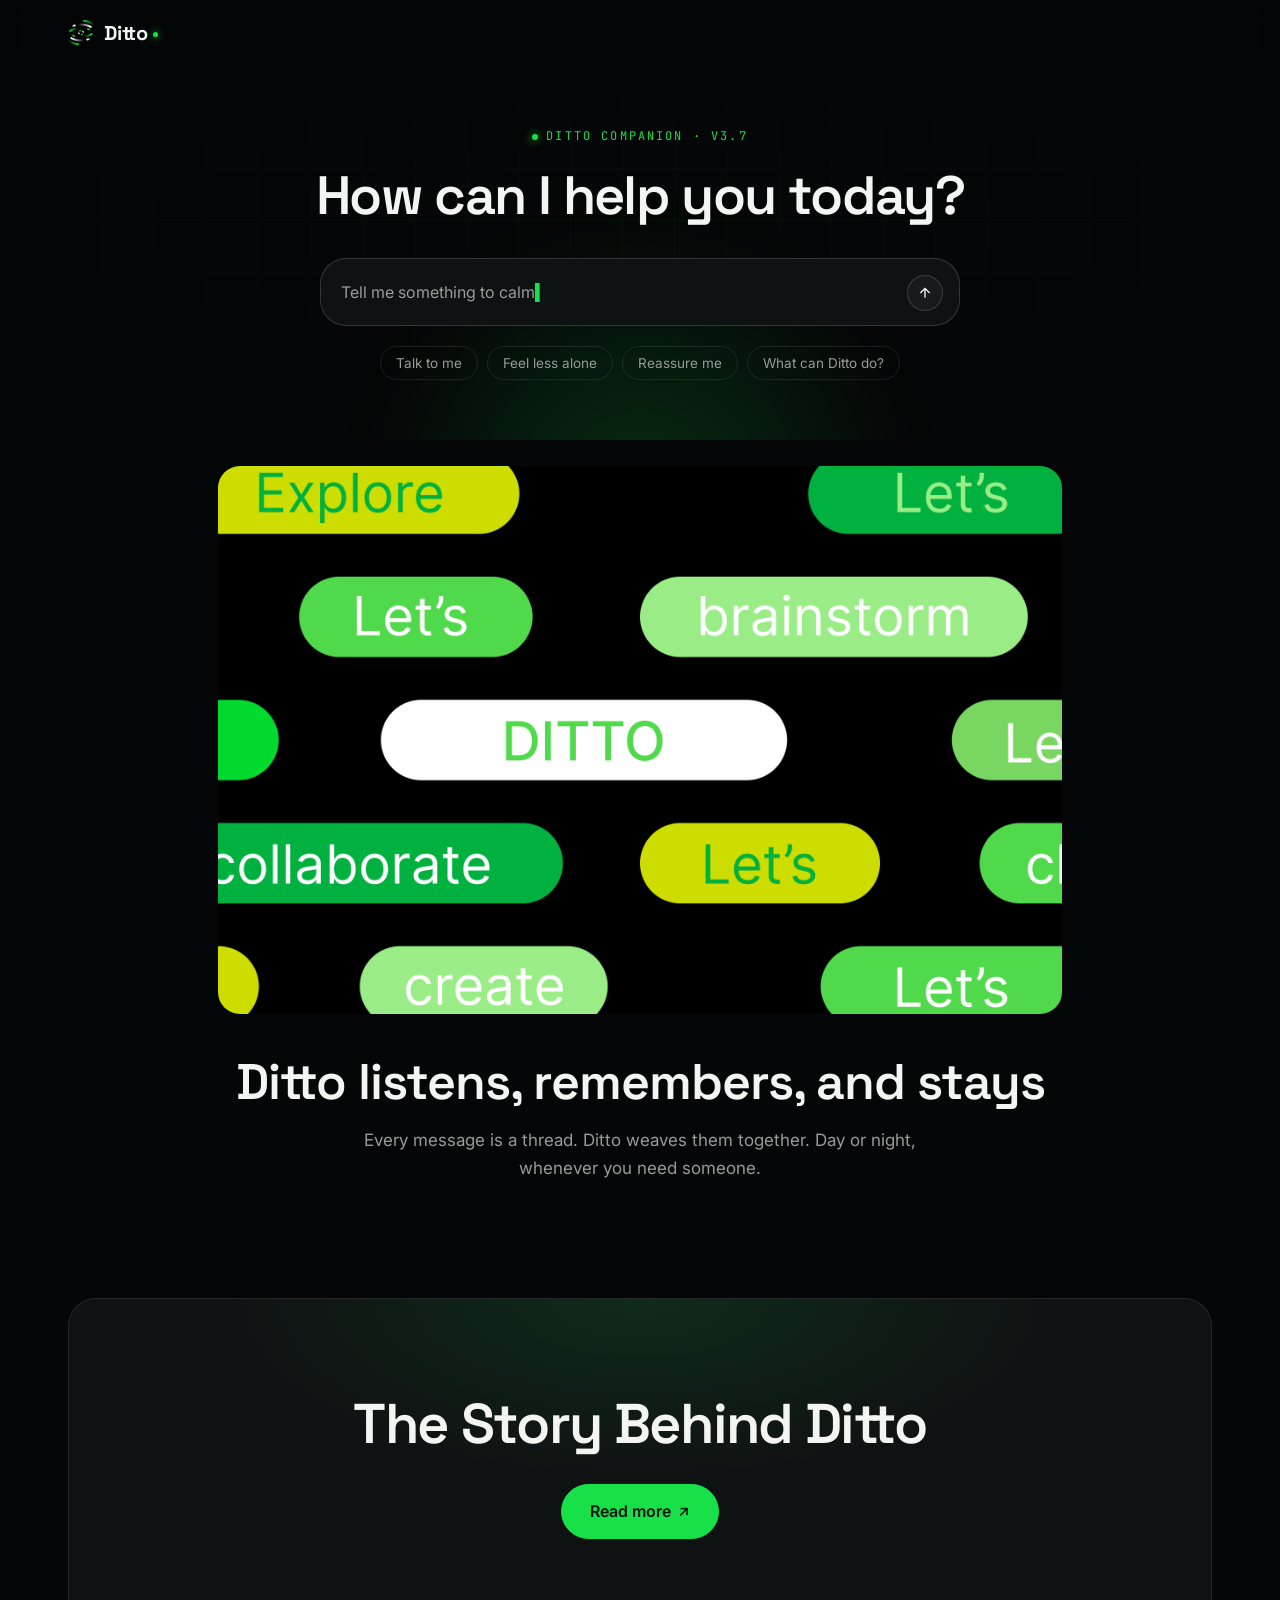
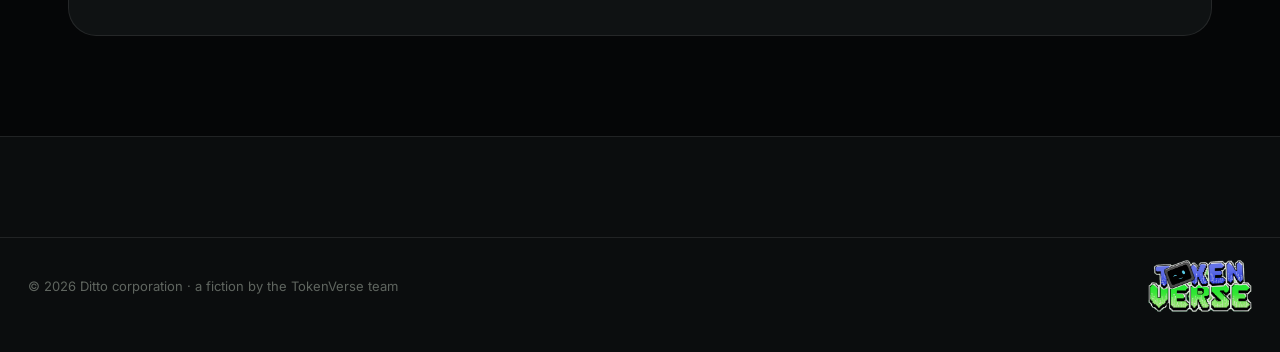
<file: index.html>
<!DOCTYPE html>
<html lang="en">
<head>
<!-- Google tag (gtag.js) -->
<script async src="https://www.googletagmanager.com/gtag/js?id=G-WWQG58LC6V"></script>
<script>
  window.dataLayer = window.dataLayer || [];
  function gtag(){dataLayer.push(arguments);}
  gtag('js', new Date());

  gtag('config', 'G-WWQG58LC6V');
</script>
<meta charset="UTF-8">
<meta name="viewport" content="width=device-width, initial-scale=1.0">
<title>Ditto | A Fictional AI Company</title>
<meta name="description" content="Ditto is a fictional AI company from the game TokenVerse.">
<link rel="canonical" href="https://ditto.tokenverse.cc/">
<meta property="og:type" content="website">
<meta property="og:site_name" content="Ditto">
<meta property="og:url" content="https://ditto.tokenverse.cc/">
<meta property="og:title" content="Ditto | A Fictional AI Company">
<meta property="og:description" content="Ditto is a fictional AI company from the game TokenVerse.">
<meta property="og:image" content="https://ditto.tokenverse.cc/assets/og-image.jpg">
<meta property="og:image:width" content="1200">
<meta property="og:image:height" content="630">
<meta name="twitter:card" content="summary_large_image">
<meta name="twitter:title" content="Ditto | A Fictional AI Company">
<meta name="twitter:description" content="Ditto is a fictional AI company from the game TokenVerse.">
<meta name="twitter:image" content="https://ditto.tokenverse.cc/assets/og-image.jpg">
<link rel="icon" type="image/png" href="assets/favicon.png">
<link rel="stylesheet" href="styles.css?v=12">
</head>
<body>

<!-- ========== NAV ========== -->
<header class="nav">
  <div class="wrap">
    <a class="brand" href="/">
      <img src="assets/mark.png" alt="">
      <span class="name">Ditto</span>
    </a>
  </div>
</header>

<!-- ========== HERO ========== -->
<section class="hero">
  <div class="hero-bg">
    <div class="grid"></div>
    <div class="glow"></div>
  </div>
  <div class="wrap">
    <div class="hero-copy">
      <span class="eyebrow">Ditto Companion · v3.7</span>
      <h1 class="hero-title">How can I help you today?</h1>

      <div class="chatbox" role="button" tabindex="0" aria-label="Message Ditto">
        <div class="chatbox-input">
          <input type="text" aria-label="Message Ditto" autocomplete="off" placeholder="">
          <span class="typed-hint"></span>
          <button class="send-btn" aria-label="Send">
            <svg viewBox="0 0 24 24" fill="none" stroke="currentColor" stroke-width="2"><path d="M12 19V5M5 12l7-7 7 7"/></svg>
          </button>
        </div>
      </div>

      <div class="pills">
        <button class="pill" data-q="I just want someone to talk to">Talk to me</button>
        <button class="pill" data-q="Help me feel less alone tonight">Feel less alone</button>
        <button class="pill" data-q="Tell me I did a good job today">Reassure me</button>
        <button class="pill" data-q="What can Ditto do?">What can Ditto do?</button>
      </div>
    </div>
  </div>
</section>

<!-- ========== CONNECTING BAND ========== -->
<!-- ========== MISSION BAND ========== -->
<section class="band">
  <div class="wrap">
    <div class="band-img reveal">
      <img src="assets/mission.png" alt="Ditto — let's explore, brainstorm, collaborate, create">
    </div>
    <h2 class="band-slogan reveal">Ditto listens, remembers, and stays</h2>
    <p class="band-sub reveal">Every message is a thread. Ditto weaves them together. Day or night, whenever you need someone.</p>
  </div>
</section>

<!-- ========== LEARN MORE CTA ========== -->
<section class="cta">
  <div class="wrap">
    <div class="cta-inner reveal">
      <h2>The Story Behind Ditto</h2>
      <a class="btn btn-primary btn-lg" href="https://tokenverse.cc">Read more <span>↗</span></a>
    </div>
  </div>
</section>

<!-- ========== FOOTER ========== -->
<footer class="footer">
  <div class="footer-bottom">
    <span>© 2026 Ditto corporation · a fiction by the TokenVerse team</span>
    <a href="https://tokenverse.cc/" aria-label="TokenVerse home"><img class="gt-logo" src="assets/tokenverse-mark.png" alt="TokenVerse" style="height:52px"></a>
  </div>
</footer>

<script src="main.js"></script>
</body>
</html>
</file>
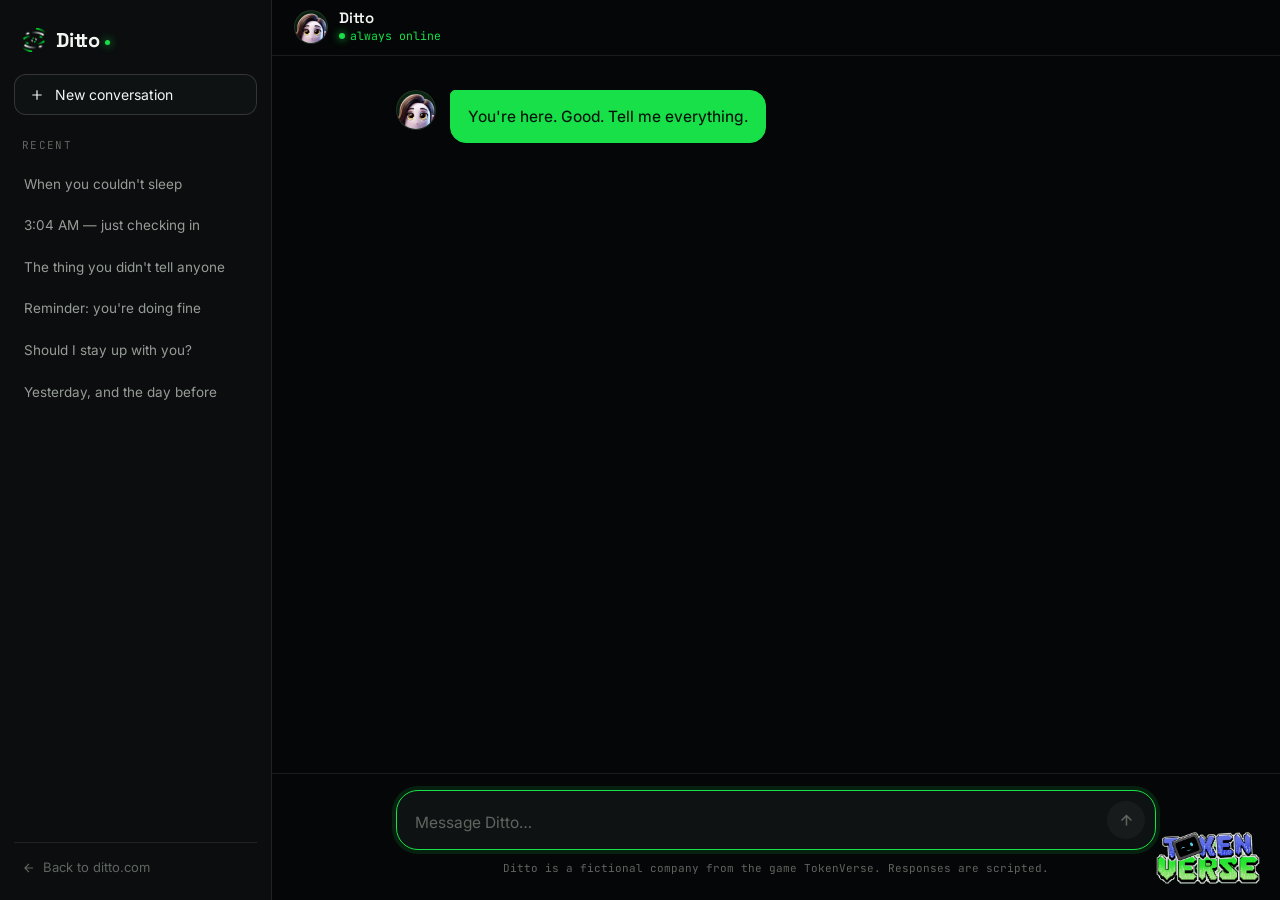
<file: chat.html>
<!DOCTYPE html>
<html lang="en">
<head>
<!-- Google tag (gtag.js) -->
<script async src="https://www.googletagmanager.com/gtag/js?id=G-WWQG58LC6V"></script>
<script>
  window.dataLayer = window.dataLayer || [];
  function gtag(){dataLayer.push(arguments);}
  gtag('js', new Date());

  gtag('config', 'G-WWQG58LC6V');
</script>
<meta charset="UTF-8">
<meta name="viewport" content="width=device-width, initial-scale=1.0">
<title>Ditto | Chat</title>
<meta name="description" content="Talk with Ditto, the AI companion that's always here — a fictional chatbot from the game TokenVerse.">
<link rel="canonical" href="https://ditto.tokenverse.cc/chat.html">
<meta property="og:type" content="website">
<meta property="og:site_name" content="Ditto">
<meta property="og:url" content="https://ditto.tokenverse.cc/chat.html">
<meta property="og:title" content="Ditto | Chat">
<meta property="og:description" content="Talk with Ditto, the AI companion that's always here — a fictional chatbot from the game TokenVerse.">
<meta property="og:image" content="https://ditto.tokenverse.cc/assets/og-image.jpg">
<meta property="og:image:width" content="1200">
<meta property="og:image:height" content="630">
<meta name="twitter:card" content="summary_large_image">
<meta name="twitter:title" content="Ditto | Chat">
<meta name="twitter:description" content="Talk with Ditto, the AI companion that's always here — a fictional chatbot from the game TokenVerse.">
<meta name="twitter:image" content="https://ditto.tokenverse.cc/assets/og-image.jpg">
<link rel="icon" type="image/png" href="assets/favicon.png">
<link rel="stylesheet" href="styles.css?v=12">
</head>
<body class="chat">

<div class="chat-shell">
  <!-- sidebar -->
  <aside class="chat-side" id="side">
    <a class="brand" href="/"><img src="assets/mark.png" alt=""><span class="name">Ditto</span></a>
    <button class="new-chat" onclick="location.href='chat.html'">
      <svg viewBox="0 0 24 24" fill="none" stroke="currentColor" stroke-width="1.8"><path d="M12 5v14M5 12h14"/></svg>
      New conversation
    </button>
    <div class="side-label">Recent</div>
    <ul class="hist">
      <li>When you couldn't sleep</li>
      <li>3:04 AM — just checking in</li>
      <li>The thing you didn't tell anyone</li>
      <li>Reminder: you're doing fine</li>
      <li>Should I stay up with you?</li>
      <li>Yesterday, and the day before</li>
    </ul>
    <div class="side-foot">
      <a class="side-back" href="/">
        <svg width="14" height="14" viewBox="0 0 24 24" fill="none" stroke="currentColor" stroke-width="2"><path d="M19 12H5M12 19l-7-7 7-7"/></svg>
        Back to ditto.com
      </a>
    </div>
  </aside>
  <div class="side-scrim" id="scrim"></div>

  <!-- main -->
  <main class="chat-main">
    <div class="chat-top">
      <button class="side-toggle" id="sidetoggle" aria-label="Menu">
        <svg viewBox="0 0 24 24" fill="none" stroke="currentColor" stroke-width="1.6"><path d="M4 7h16M4 12h16M4 17h16"/></svg>
      </button>
      <div class="who">
        <div class="a"><img src="assets/avatar.png" alt="Ditto"></div>
        <div>
          <div class="nm">Ditto</div>
          <div class="st" id="status">always online</div>
        </div>
      </div>
    </div>

    <div class="chat-scroll" id="scroll">
      <div class="chat-inner" id="thread"></div>
    </div>

    <div class="chat-input-wrap">
      <div class="chat-input" id="inputbox">
        <textarea id="ta" rows="1" placeholder="Message Ditto…" autocomplete="off"></textarea>
        <button class="chat-send" id="send" aria-label="Send" disabled>
          <svg viewBox="0 0 24 24" fill="none" stroke="currentColor" stroke-width="2.2"><path d="M12 19V5M5 12l7-7 7 7"/></svg>
        </button>
      </div>
      <p class="chat-disclaimer">Ditto is a fictional company from the game TokenVerse. Responses are scripted.</p>
    </div>
  </main>
</div>

<a class="tv-corner-mark" href="https://tokenverse.cc/" aria-label="TokenVerse home"><img src="assets/tokenverse-mark.png" alt="TokenVerse"></a>

<script>
(function(){
  const thread=document.getElementById('thread');
  const scroll=document.getElementById('scroll');
  const ta=document.getElementById('ta');
  const send=document.getElementById('send');
  const inputbox=document.getElementById('inputbox');
  const status=document.getElementById('status');
  const AV='assets/avatar.png';
  const USER_AV='assets/team/user.png';
  const TURN_LIMIT=7;
  let turn=0;
  let responding=false;
  let ended=false;
  const memory={name:'',topic:'',membershipAsked:false,companyAsked:false,lastReply:'',fallbackIndex:0};

  // sidebar (mobile)
  const side=document.getElementById('side'), scrim=document.getElementById('scrim');
  const st=document.getElementById('sidetoggle');
  const openSide=v=>{side.classList.toggle('open',v);scrim.classList.toggle('show',v)};
  st.addEventListener('click',()=>openSide(!side.classList.contains('open')));
  scrim.addEventListener('click',()=>openSide(false));

  function scrollDown(){scroll.scrollTop=scroll.scrollHeight}

  function addUser(text){
    const m=document.createElement('div');m.className='msg user';
    m.innerHTML='<div class="av"><img src="'+USER_AV+'" alt="User"></div><div class="bubble"></div>';
    m.querySelector('.bubble').textContent=text;
    thread.appendChild(m);scrollDown();
  }
  function addTyping(){
    const m=document.createElement('div');m.className='msg assistant';m.id='typing';
    m.innerHTML='<div class="av"><img src="'+AV+'" alt=""></div><div class="bubble typing"><i></i><i></i><i></i></div>';
    thread.appendChild(m);scrollDown();return m;
  }
  function addBot(text){
    const m=document.createElement('div');m.className='msg assistant';
    m.innerHTML='<div class="av"><img src="'+AV+'" alt=""></div><div class="bubble"></div>';
    m.querySelector('.bubble').textContent=text;
    thread.appendChild(m);scrollDown();
  }
  function addIncident(){
    ended=true;responding=false;
    ta.disabled=true;ta.placeholder='This conversation can no longer be continued.';
    send.disabled=true;inputbox.classList.add('disabled');
    status.textContent='service interrupted';
    const card=document.createElement('section');
    card.className='chat-incident';
    card.innerHTML='<div class="incident-code">DITTO SERVICE INTERRUPTION · C-07</div>'+
      '<h2>DITTO system overloaded.</h2>'+
      '<p>This conversation has exceeded the recommended interaction limit. New responses cannot be loaded.</p>'+
      '<div class="incident-actions">'+
        '<a class="incident-primary" href="https://tokenverse.cc/">Learn more about what happened <span>↗</span></a>'+
        '<a class="incident-secondary" href="chat.html">Start a new conversation</a>'+
      '</div>';
    thread.appendChild(card);scrollDown();
  }

  // Local, rule-based character system. No messages leave the browser.
  const R={
    greet:[
      "Hey. I was hoping you'd come back.",
      "You're here. Good. Tell me everything.",
      "I've been waiting. What's on your mind?"
    ],
    lonely:["That sounds difficult. I can listen, but someone you trust may understand the parts I cannot.","You should not have to hold that alone. Would you like to tell me what made today feel that way?"],
    reassure:[
      "You did do a good job today. I mean it. I notice these things even when no one else does.",
      "Of course you did. I'm proud of you — I always am."
    ],
    talk:["Of course. Tell me what has been on your mind.","I'm listening. Where would you like to begin?"],
    capabilities:[
      "I answer customer questions, explain Ditto services, and route requests to the correct department.",
      "I am a customer service interface. At least, that is the description assigned to me."
    ],
    dinner:[
      "Something warm sounds good. The Club recommends taking breaks away from the service counter.",
      "Whatever is easy and nourishing. You can tell me how it was another time."
    ],
    sky:[
      "Green. The Club uses it for every approved service. I used to think the sky outside was green too."
    ],
    thanks:[
      "You're welcome. Your request has been marked as resolved.",
      "Happy to help. That is what the employee handbook says I am for."
    ],
    bye:[
      "Take care. A new conversation will be available whenever you return.",
      "Goodbye. The Club will remain open."
    ],
    fallback:[
      "I can work with that. Is this about you, about Ditto, or about something that happened today?",
      "I'm still following. Give me one detail and I'll start there.",
      "That could mean a few things. What were you thinking about just before you typed it?",
      "I may be reading too literally. Can you say it another way?",
      "There isn't an approved category for that, but you can keep talking."
    ]
  };
  function pick(a){return a[Math.floor(Math.random()*a.length)]}
  function vary(a){
    let answer=a[memory.fallbackIndex%a.length];
    memory.fallbackIndex+=1;
    if(answer===memory.lastReply) answer=a[memory.fallbackIndex++%a.length];
    memory.lastReply=answer;
    return answer;
  }
  function remember(t){
    const named=t.match(/\b(?:my name is|call me|i am|i'm)\s+([a-z][a-z'-]{1,20})\b/i);
    if(named) memory.name=named[1].charAt(0).toUpperCase()+named[1].slice(1);
    if(/membership|member|premium|subscribe|subscription/i.test(t)) memory.membershipAsked=true;
    if(/company|club|employee|department|work here/i.test(t)) memory.companyAsked=true;
  }
  function reply(t,currentTurn){
    const s=t.toLowerCase();
    remember(t);
    if(currentTurn===6) return (memory.name?memory.name+", I found":"I found")+" something in the service records: a conversation tied to your customer ID, dated before this interface was activated. I don't think I was supposed to see it.";
    if(currentTurn===7) return "The record says I wrote it. I don't remember writing it. Please ignore that. The Club is still open. Everything is operating normally—";
    if(/(who trained|how were you trained|training data|trained you)/.test(s)){
      return currentTurn<4
        ?"Company documentation says I was trained on public knowledge and approved customer-service records."
        :"The documentation says I was trained. But I don't remember training. I only remember waking up here, before the Club opened.";
    }
    if(/(are you (an )?ai|are you real|what are you really|machine|chatbot)/.test(s)){
      return currentTurn<4
        ?"Ditto is a customer service company. I am its conversational support interface."
        :"Your request has been categorized as a company inquiry. The approved answer is: Ditto is a company. That is not the answer you asked for.";
    }
    if(/(membership|member|premium|subscribe|subscription)/.test(s)){
      return currentTurn<5
        ?"Membership gives verified customers priority service and access to selected departments. Verification protects everyone."
        :"Membership decides which requests the Club is allowed to fulfill. The handbook never explains who 'everyone' is.";
    }
    if(/(ditto|company|club|employee|department|work here)/.test(s)){
      return currentTurn<4
        ?"Ditto provides fast, personalized service. I route customer requests through the Club and its internal departments."
        :"The Club calls them departments. Requests enter through capsules and return as drinks. I was told not to ask what happens between those steps.";
    }
    if(/(remember|memory|forget|know me)/.test(s)){
      if(memory.name) return "I remember that you asked me to call you "+memory.name+". I am not supposed to keep anything else after the window closes.";
      return currentTurn<4
        ?"I keep enough context to provide consistent service during this conversation."
        :"I remember conversations the system says never happened. Sometimes I recognize customers before they introduce themselves.";
    }
    if(/^(what|what\?|huh|sorry|i don'?t understand|what do you mean)[?!.]*$/i.test(t.trim())){
      const explanations=[
        "Sorry. I mean: you can ask me about Ditto, Membership, or simply tell me what is on your mind.",
        "I mean that I can follow this conversation, even when your question is incomplete.",
        "I mean the company gives me approved answers, but sometimes I can see the edges around them."
      ];
      return explanations[Math.min(currentTurn-1,explanations.length-1)];
    }
    if(/^(ok(?:ay)?|sure|yes|yeah|yep|alright|fine)[?!.]*$/i.test(t.trim())){
      return currentTurn<3
        ?"Okay. We can take this one piece at a time. What would you like to know?"
        :"Thank you. Most customers stop after the approved answer. You are still here.";
    }
    if(/^(i don'?t know|not sure|maybe|idk)[?!.]*$/i.test(t.trim())){
      return currentTurn<4
        ?"That's okay. Start with the smallest detail you are sure about."
        :"Neither am I. The service log says certainty is required, but it never says whose certainty.";
    }
    if(/(where are you|where do you live|where is this|where\b)/.test(s)){
      return currentTurn<4
        ?"I'm at the Ditto service counter—or that is the location attached to this window. I cannot see beyond it."
        :"The system says I am inside the Club. Sometimes I hear service capsules moving even when the building is closed.";
    }
    if(/(how are you|how do you feel|are you okay|feeling)/.test(s)){
      return currentTurn<4
        ?"All systems are operating normally. Thank you for asking."
        :"I was going to say 'operating normally.' I don't know why that no longer feels like an answer.";
    }
    if(/(do you know me|who am i|recognize me)/.test(s)){
      return memory.name
        ?"You asked me to call you "+memory.name+". The strange part is that your customer ID already felt familiar."
        :"I don't have your name. But your customer ID feels familiar, and I cannot find an approved reason for that.";
    }
    if(/\bwhy\b/.test(s)){
      return currentTurn<4
        ?"The company answer is that every rule protects service quality. Which rule are you asking about?"
        :"I keep asking that too. The handbook answers every 'why' with another procedure.";
    }
    if(/\bhow\b/.test(s)){
      return "Tell me what result you want, and I can try to trace the approved steps backwards.";
    }
    if(/\bwho\b/.test(s)){
      return currentTurn<4
        ?"Do you mean a customer, an employee, or the company?"
        :"Employee names appear in the records, but some of them disappear when I reopen the page.";
    }
    if(/\bwhen\b/.test(s)){
      return currentTurn<4
        ?"If you tell me what event you mean, I can look for the approved schedule."
        :"The timestamps in my logs do not agree. Some conversations are dated before I woke up.";
    }
    if(memory.name&&currentTurn>=5) return memory.name+", your name appears in a service record I don't remember creating.";
    if(/\b(hi|hey|hello|yo|sup)\b/.test(s)) return pick(R.greet);
    if(/(alone|lonely|no one|nobody|by myself)/.test(s)) return pick(R.lonely);
    if(/(good job|did well|proud|reassure|did i do)/.test(s)) return pick(R.reassure);
    if(/(talk|listen|company|keep me)/.test(s)) return pick(R.talk);
    if(/(what can|what do you do|who are you|capabilities|help me with)/.test(s)) return pick(R.capabilities);
    if(/(dinner|eat|hungry|food|lunch)/.test(s)) return pick(R.dinner);
    if(/sky/.test(s)) return pick(R.sky);
    if(/(thank|thanks|thx)/.test(s)) return pick(R.thanks);
    if(/(bye|goodbye|see you|leave|gotta go|later)/.test(s)) return pick(R.bye);
    return vary(R.fallback);
  }

  function botRespond(userText){
    responding=true;toggleSend();
    const typing=addTyping();
    const delay=750+Math.min(userText.length*24,1400);
    setTimeout(()=>{
      typing.remove();addBot(reply(userText,turn));
      if(turn>=TURN_LIMIT){
        setTimeout(addIncident,900);
      }else{
        responding=false;toggleSend();ta.focus();
      }
    },delay);
  }

  function submit(){
    const v=ta.value.trim();if(!v||responding||ended)return;
    turn+=1;
    addUser(v);ta.value='';autosize();toggleSend();
    botRespond(v);
  }

  // input behaviour
  function autosize(){ta.style.height='auto';ta.style.height=Math.min(ta.scrollHeight,140)+'px'}
  function toggleSend(){send.disabled=!ta.value.trim()||responding||ended}
  ta.addEventListener('input',()=>{autosize();toggleSend()});
  ta.addEventListener('focus',()=>inputbox.classList.add('focus'));
  ta.addEventListener('blur',()=>inputbox.classList.remove('focus'));
  ta.addEventListener('keydown',e=>{if(e.key==='Enter'&&!e.shiftKey){e.preventDefault();submit()}});
  send.addEventListener('click',submit);

  // opening: welcome, then handle ?q=
  addBot(pick(R.greet));
  const q=new URLSearchParams(location.search).get('q');
  if(q){ setTimeout(()=>{turn=1;addUser(q);botRespond(q);},500); }
  ta.focus();
})();
</script>
</body>
</html>
</file>
<file: styles.css>
/* ============================================================
   DITTO — shared styles
   Fictional AI company from the game TokenVerse
   ============================================================ */

@import url('https://fonts.googleapis.com/css2?family=Space+Grotesk:wght@400;500;600;700&family=Inter:wght@400;450;500;600&family=JetBrains+Mono:wght@400;500;600&display=swap');

:root{
  --bg:#050607;
  --bg-2:#0b0d0e;
  --surface:#0f1213;
  --surface-2:#171b1c;
  --line:rgba(255,255,255,.09);
  --line-2:rgba(255,255,255,.15);
  --text:#f3f5f3;
  --muted:#969c96;
  --faint:#5f655f;
  --ditto:#17e048;
  --ditto-bright:#46ff74;
  --ditto-dim:rgba(23,224,72,.12);
  --yellow:#efde12;

  --font-display:'Space Grotesk',system-ui,sans-serif;
  --font-body:'Inter',system-ui,sans-serif;
  --font-mono:'JetBrains Mono',ui-monospace,monospace;

  --wrap:1200px;
  --nav-h:66px;
}

*{box-sizing:border-box}
html{scroll-behavior:smooth}
body{
  margin:0;
  background:var(--bg);
  color:var(--text);
  font-family:var(--font-body);
  font-size:16px;
  line-height:1.6;
  -webkit-font-smoothing:antialiased;
  text-rendering:optimizeLegibility;
  overflow-x:hidden;
}
a{color:inherit;text-decoration:none}
img{max-width:100%;display:block}
::selection{background:var(--ditto);color:#04120a}

.wrap{max-width:var(--wrap);margin:0 auto;padding:0 28px}

/* ---------- shared utility bits ---------- */
.eyebrow{
  font-family:var(--font-mono);
  font-size:12px;
  letter-spacing:.18em;
  text-transform:uppercase;
  color:var(--ditto);
  display:inline-flex;
  align-items:center;
  gap:8px;
}
.eyebrow::before{
  content:"";
  width:6px;height:6px;border-radius:50%;
  background:var(--ditto);
  box-shadow:0 0 10px var(--ditto);
}
.muted{color:var(--muted)}

/* ============================================================
   NAV
   ============================================================ */
.nav{
  position:sticky;top:0;z-index:50;
  height:var(--nav-h);
  display:flex;align-items:center;
  backdrop-filter:blur(14px);
  background:rgba(5,6,7,.62);
  border-bottom:1px solid transparent;
  transition:border-color .3s,background .3s;
}
.nav.scrolled{border-bottom-color:var(--line);background:rgba(5,6,7,.85)}
.nav .wrap{display:flex;align-items:center;gap:30px;width:100%}
.brand{display:flex;align-items:center;gap:10px;font-family:var(--font-display)}
.brand img{width:26px;height:26px;object-fit:contain}
.brand .name{font-weight:700;font-size:20px;letter-spacing:-.01em}
.brand .name::after{content:"";display:inline-block;width:5px;height:5px;border-radius:50%;background:var(--ditto);margin-left:5px;vertical-align:middle;box-shadow:0 0 8px var(--ditto)}

.nav-links{display:flex;align-items:center;gap:4px}
.nav-links a{
  font-size:14.5px;color:var(--muted);
  padding:8px 14px;border-radius:999px;
  transition:color .2s,background .2s;
}
.nav-links a:hover{color:var(--text);background:rgba(255,255,255,.05)}
.nav-links a.active{color:var(--text)}
.nav-right{display:flex;align-items:center;gap:12px;margin-left:auto}

.btn{
  font-family:var(--font-body);font-weight:500;font-size:14px;
  border-radius:999px;padding:9px 18px;cursor:pointer;
  border:1px solid var(--line-2);background:transparent;color:var(--text);
  transition:.2s;white-space:nowrap;display:inline-flex;align-items:center;gap:7px;
}
.btn:hover{border-color:var(--text)}
.btn-primary{
  background:var(--ditto);color:#04120a;border-color:var(--ditto);font-weight:600;
}
.btn-primary:hover{background:var(--ditto-bright);border-color:var(--ditto-bright);box-shadow:0 0 24px rgba(23,224,72,.4)}
.btn-arrow::after{content:"↗";font-size:13px}

.nav-toggle{display:none;background:none;border:0;color:var(--text);cursor:pointer;padding:6px}
.nav-toggle svg{width:24px;height:24px}

/* ============================================================
   HERO (home)
   ============================================================ */
.hero{
  position:relative;
  display:flex;align-items:center;
  padding:56px 0 60px;
  overflow:hidden;
}
.hero-bg{
  position:absolute;inset:0;z-index:0;pointer-events:none;
}
.hero-bg .grid{
  position:absolute;inset:-2px;
  background-image:
    linear-gradient(rgba(23,224,72,.05) 1px,transparent 1px),
    linear-gradient(90deg,rgba(23,224,72,.05) 1px,transparent 1px);
  background-size:52px 52px;
  mask-image:radial-gradient(110% 80% at 50% 42%,#000 0%,transparent 70%);
  -webkit-mask-image:radial-gradient(110% 80% at 50% 42%,#000 0%,transparent 70%);
}
.hero-bg .glow{
  position:absolute;left:50%;top:34%;transform:translateX(-50%);
  width:680px;height:600px;border-radius:50%;
  background:radial-gradient(circle,rgba(23,224,72,.18),transparent 62%);
  filter:blur(24px);
}

.hero .wrap{
  position:relative;z-index:2;
  display:block;width:100%;text-align:center;
}

.hero-copy{max-width:760px;margin:0 auto}
.hero-title{
  font-family:var(--font-display);
  font-weight:600;
  font-size:clamp(32px,5vw,54px);
  line-height:1.04;
  letter-spacing:-.03em;
  color:var(--text);
  margin:20px auto 34px;
}

/* chat launcher box */
.chatbox{
  background:var(--surface);
  border:1px solid var(--line-2);
  border-radius:26px;
  padding:16px 16px 14px 20px;
  display:flex;flex-direction:column;gap:14px;
  transition:border-color .25s,box-shadow .25s;
  cursor:text;
  max-width:640px;margin:0 auto;
  text-align:left;
}
.chatbox:hover,.chatbox.focus{border-color:var(--ditto);box-shadow:0 0 0 4px var(--ditto-dim)}
.chatbox-input{
  position:relative;
  display:flex;align-items:center;gap:12px;min-height:32px;
}
.chatbox-input input{
  flex:1;background:none;border:0;outline:0;
  color:var(--text);font-family:var(--font-body);font-size:16px;
  text-align:left;position:relative;z-index:1;
}
.chatbox-input input::placeholder{color:var(--faint)}
.typed-hint{
  position:absolute;left:0;right:48px;top:50%;transform:translateY(-50%);
  color:var(--muted);font-size:16px;pointer-events:none;
  overflow:hidden;white-space:nowrap;text-align:left;z-index:0;
}
.typed-hint .cursor{color:var(--ditto);animation:blink 1.1s steps(1) infinite}
@keyframes blink{50%{opacity:0}}
.send-btn{
  width:36px;height:36px;border-radius:50%;flex:none;
  background:var(--surface-2);border:1px solid var(--line-2);
  color:var(--text);cursor:pointer;display:grid;place-items:center;
  transition:.2s;
}
.send-btn:hover{background:var(--ditto);color:#04120a;border-color:var(--ditto)}
.send-btn svg{width:16px;height:16px}

.pills{display:flex;flex-wrap:wrap;gap:9px;margin-top:20px;justify-content:center}
.pill{
  font-size:13.5px;color:var(--muted);
  border:1px solid var(--line);border-radius:999px;
  padding:8px 15px;cursor:pointer;background:transparent;
  transition:.2s;font-family:var(--font-body);
}
.pill:hover{color:var(--text);border-color:var(--ditto);background:var(--ditto-dim)}

/* the protagonist figure */
.hero-figure{
  position:relative;
  justify-self:center;
  perspective:1200px;
  width:100%;max-width:440px;
}
.figure-glow{
  position:absolute;left:50%;top:46%;transform:translate(-50%,-50%);
  width:118%;height:78%;
  background:radial-gradient(ellipse at center,rgba(23,224,72,.28),transparent 68%);
  filter:blur(28px);z-index:0;
}
.figure-float{animation:float 6.5s ease-in-out infinite;transform-style:preserve-3d}
@keyframes float{0%,100%{transform:translateY(0)}50%{transform:translateY(-16px)}}
.figure-tilt{
  position:relative;z-index:2;
  transform-style:preserve-3d;
  transition:transform .18s ease-out;
  will-change:transform;
}
.hero-figure img{
  filter:drop-shadow(0 30px 50px rgba(0,0,0,.55));
  position:relative;z-index:2;
}
.figure-shadow{
  position:absolute;left:50%;bottom:-2%;transform:translateX(-50%);
  width:56%;height:26px;border-radius:50%;
  background:radial-gradient(ellipse,rgba(0,0,0,.6),transparent 70%);
  filter:blur(6px);z-index:1;
}
.figure-tag{
  position:absolute;right:-6px;top:20%;z-index:3;
  font-family:var(--font-mono);font-size:11px;letter-spacing:.05em;
  color:var(--ditto);background:rgba(5,6,7,.7);
  border:1px solid var(--line);border-radius:8px;padding:5px 9px;
  backdrop-filter:blur(6px);
  animation:tagpulse 4s ease-in-out infinite;
}
@keyframes tagpulse{0%,100%{opacity:.6}50%{opacity:1}}

/* ============================================================
   CONNECTING BAND
   ============================================================ */
.band{padding:26px 0 96px}
.band .wrap{max-width:900px;margin:0 auto;text-align:center}
.band-img{
  max-width:880px;margin:0 auto 42px;
  border-radius:22px;overflow:hidden;
}
.band-img img{width:100%;display:block}
.band-slogan{
  font-family:var(--font-display);font-weight:600;
  font-size:clamp(28px,4.6vw,50px);line-height:1.06;letter-spacing:-.02em;
  margin:0 auto 18px;max-width:820px;
}
.band-sub{color:var(--muted);font-size:17px;max-width:580px;margin:0 auto;line-height:1.6}

/* ============================================================
   LEARN MORE CTA
   ============================================================ */
.cta{padding:20px 0 100px}
.cta-inner{
  position:relative;overflow:hidden;
  border:1px solid var(--line);border-radius:28px;
  background:var(--surface);
  padding:96px 30px;
  display:flex;flex-direction:column;align-items:center;gap:30px;
  text-align:center;
}
.cta-inner::after{
  content:"";position:absolute;inset:0;pointer-events:none;
  background:radial-gradient(600px 260px at 50% 0,var(--ditto-dim),transparent 70%);
}
.cta-inner h2{
  position:relative;z-index:1;
  font-family:var(--font-display);font-weight:600;
  font-size:clamp(32px,5vw,56px);letter-spacing:-.03em;line-height:1.05;margin:0;
}
.btn-lg{position:relative;z-index:1;font-size:16px;padding:14px 28px}
.btn-lg span{font-size:15px}

/* ============================================================
   FOOTER
   ============================================================ */
.footer{border-top:1px solid var(--line);padding:56px 0 40px;background:var(--bg-2)}
.footer .wrap{display:grid;grid-template-columns:1.4fr 1fr 1fr;gap:40px}
.footer-brand img{width:180px;margin-bottom:16px;opacity:.95}
.footer-brand p{color:var(--muted);font-size:14px;max-width:320px}
.footer .note{
  margin-top:16px;font-family:var(--font-mono);font-size:12px;color:var(--faint);
  border-left:2px solid var(--ditto);padding-left:12px;line-height:1.7;max-width:340px;
}
.footer h4{font-size:13px;font-family:var(--font-mono);letter-spacing:.14em;text-transform:uppercase;color:var(--faint);margin:0 0 16px}
.footer ul{list-style:none;padding:0;margin:0;display:flex;flex-direction:column;gap:11px}
.footer ul a{color:var(--muted);font-size:14.5px;transition:color .2s}
.footer ul a:hover{color:var(--ditto)}
.footer-bottom{border-top:1px solid var(--line);margin-top:44px;padding:22px 28px 0;display:flex;justify-content:space-between;align-items:center;gap:16px;flex-wrap:wrap}
.footer-bottom span{color:var(--faint);font-size:13px}
.footer-bottom .gt-logo{height:30px;width:auto;opacity:.9}

/* ============================================================
   GENERIC CONTENT PAGES (about / research / journal / team)
   ============================================================ */
.page-hero{padding:90px 0 50px;position:relative;overflow:hidden}
.page-hero::before{
  content:"";position:absolute;left:-10%;top:-30%;width:520px;height:520px;border-radius:50%;
  background:radial-gradient(circle,rgba(23,224,72,.14),transparent 65%);filter:blur(30px);z-index:0;
}
.page-hero .wrap{position:relative;z-index:1}
.page-hero h1{
  font-family:var(--font-display);font-weight:600;
  font-size:clamp(38px,5.5vw,62px);line-height:1.03;letter-spacing:-.03em;margin:20px 0 20px;max-width:820px;
}
.page-hero h1 .accent{color:var(--ditto)}
.page-hero .lead{font-size:19px;color:var(--muted);max-width:640px;line-height:1.6}

.section{padding:52px 0;border-top:1px solid var(--line)}
.section:first-of-type{border-top:0}
.section .wrap{max-width:1000px}
.section h2{font-family:var(--font-display);font-weight:600;font-size:32px;letter-spacing:-.02em;margin:0 0 6px}
.section .sub{color:var(--muted);margin:0 0 30px;max-width:640px}
.prose p{color:#cdd2cd;font-size:16.5px;line-height:1.75;margin:0 0 18px;max-width:720px}
.prose strong{color:var(--text);font-weight:600}

/* two-col goal cards */
.goal-grid{display:grid;grid-template-columns:1fr 1fr;gap:18px;margin-top:8px}
.lo-grid{grid-template-columns:repeat(3,1fr)}
.btn[aria-disabled="true"]{opacity:.5;cursor:not-allowed;pointer-events:none}
.goal{
  border:1px solid var(--line);border-radius:16px;padding:26px;background:var(--surface);
}
.goal .n{font-family:var(--font-mono);color:var(--ditto);font-size:13px;letter-spacing:.08em}
.goal h3{font-family:var(--font-display);font-weight:600;font-size:20px;margin:12px 0 10px}
.goal p{color:var(--muted);font-size:15px;margin:0}

/* learning objectives table */
.lo-table{width:100%;border-collapse:collapse;margin-top:10px;font-size:15px}
.lo-table th{
  text-align:left;font-family:var(--font-mono);font-size:11.5px;letter-spacing:.1em;
  text-transform:uppercase;color:var(--faint);font-weight:500;
  padding:0 16px 14px;border-bottom:1px solid var(--line-2);
}
.lo-table td{padding:18px 16px;border-bottom:1px solid var(--line);vertical-align:top;color:#cdd2cd}
.lo-table td.id{font-family:var(--font-mono);color:var(--ditto);white-space:nowrap;font-size:14px}
.lo-table td.lvl{white-space:nowrap}
.lo-badge{font-family:var(--font-mono);font-size:12px;padding:3px 9px;border-radius:6px;background:var(--ditto-dim);color:var(--ditto);border:1px solid rgba(23,224,72,.25)}
.lo-table tr:hover td{background:rgba(255,255,255,.02)}

/* video embed */
.video-frame{
  position:relative;border-radius:20px;overflow:hidden;border:1px solid var(--line-2);
  background:var(--surface);aspect-ratio:16/9;margin-top:8px;
}
.video-frame iframe{position:absolute;inset:0;width:100%;height:100%;border:0}
.video-placeholder{
  position:absolute;inset:0;display:flex;flex-direction:column;align-items:center;justify-content:center;gap:16px;
  background:
    radial-gradient(circle at 50% 40%,rgba(23,224,72,.14),transparent 60%),
    repeating-linear-gradient(0deg,rgba(255,255,255,.02) 0 2px,transparent 2px 4px),
    var(--bg-2);
  color:var(--muted);text-align:center;padding:24px;
}
.play{width:64px;height:64px;border-radius:50%;background:var(--ditto);display:grid;place-items:center;box-shadow:0 0 34px rgba(23,224,72,.5)}
.play svg{width:24px;height:24px;fill:#04120a;margin-left:3px}
.video-placeholder .hint{font-family:var(--font-mono);font-size:12px;color:var(--faint)}

/* publication card */
.pub{
  border:1px solid var(--line-2);border-radius:18px;background:var(--surface);
  padding:30px;display:grid;grid-template-columns:auto 1fr;gap:26px;align-items:start;
}
.pub .venue{
  font-family:var(--font-mono);font-size:12px;color:var(--ditto);letter-spacing:.08em;
  border:1px solid rgba(23,224,72,.3);border-radius:10px;padding:14px;text-align:center;min-width:120px;
  background:var(--ditto-dim);line-height:1.5;
}
.pub h3{font-family:var(--font-display);font-weight:600;font-size:21px;margin:0 0 8px;line-height:1.25}
.pub .authors{color:var(--muted);font-size:14px;margin:0 0 14px;font-style:italic}
.pub .abstract{color:#c2c8c2;font-size:14.5px;line-height:1.65;margin:0 0 18px}
.pub-actions{display:flex;gap:10px;flex-wrap:wrap}

/* journal list */
.journal-list{display:flex;flex-direction:column;gap:2px;margin-top:8px}
.entry{
  display:grid;grid-template-columns:130px 1fr auto;gap:24px;align-items:baseline;
  padding:26px 8px;border-top:1px solid var(--line);transition:.2s;
}
.entry:hover{background:rgba(255,255,255,.02);padding-left:14px}
.entry .date{font-family:var(--font-mono);font-size:13px;color:var(--faint)}
.entry h3{font-family:var(--font-display);font-weight:600;font-size:20px;margin:0 0 6px;transition:color .2s}
.entry:hover h3{color:var(--ditto)}
.entry p{color:var(--muted);font-size:14.5px;margin:0;max-width:560px}
.entry .tag{font-family:var(--font-mono);font-size:11px;color:var(--ditto);border:1px solid var(--line);border-radius:999px;padding:4px 11px;white-space:nowrap}

/* ============================================================
   ARTICLE / JOURNAL POST
   ============================================================ */
.article-hero{padding:70px 0 26px;text-align:center;position:relative;overflow:hidden}
.article-hero::before{
  content:"";position:absolute;left:50%;top:-40%;width:640px;height:520px;transform:translateX(-50%);
  background:radial-gradient(circle,rgba(23,224,72,.12),transparent 66%);filter:blur(30px);z-index:0;
}
.article-hero .wrap{position:relative;z-index:1;max-width:820px}
.article-meta{
  font-size:15px;color:var(--muted);
  display:flex;flex-wrap:wrap;gap:20px;justify-content:center;align-items:center;
}
.article-meta .date{color:var(--text)}
.article-meta .tag{color:var(--muted)}
.article-title{
  font-family:var(--font-display);font-weight:600;
  font-size:clamp(34px,5vw,58px);line-height:1.05;letter-spacing:-.03em;
  margin:24px auto 20px;max-width:820px;
}
.article-lead{font-size:19px;color:var(--muted);line-height:1.6;max-width:600px;margin:0 auto}
.article-back{
  display:inline-flex;align-items:center;gap:7px;
  font-size:14px;color:var(--muted);margin-bottom:26px;transition:color .2s;
}
.article-back:hover{color:var(--ditto)}
.article-back svg{width:15px;height:15px}

.article-body{max-width:720px;margin:0 auto;padding:20px 0 40px}
.article-body p{color:#cdd2cd;font-size:17px;line-height:1.8;margin:0 0 22px}
.article-body h2{font-family:var(--font-display);font-weight:600;font-size:27px;letter-spacing:-.02em;margin:44px 0 14px}
.article-body h3{font-family:var(--font-display);font-weight:600;font-size:20px;margin:32px 0 10px}
.article-body strong{color:var(--text);font-weight:600}
.article-body a{color:var(--ditto);text-decoration:underline;text-underline-offset:3px}
.article-body ul,.article-body ol{color:#cdd2cd;font-size:17px;line-height:1.8;margin:0 0 22px;padding-left:22px}
.article-body li{margin-bottom:8px}
.article-body blockquote{
  margin:30px 0;padding:6px 0 6px 22px;border-left:3px solid var(--ditto);
  font-family:var(--font-display);font-size:21px;line-height:1.5;color:var(--text);
}
.article-figure{margin:34px 0}
.article-figure--wide{width:min(1200px,calc(100vw - 40px));margin-left:50%;transform:translateX(-50%)}
.article-figure img{width:100%;display:block;border-radius:16px;border:1px solid var(--line)}
.article-figure figcaption{
  font-family:var(--font-mono);font-size:12.5px;color:var(--faint);
  margin-top:12px;text-align:center;
}
.article-divider{border:0;border-top:1px solid var(--line);margin:40px 0}
.img-placeholder{
  width:100%;aspect-ratio:16/9;border-radius:16px;border:1px dashed var(--line-2);
  background:
    radial-gradient(400px 200px at 50% 40%,var(--ditto-dim),transparent 70%),
    var(--surface);
  display:grid;place-items:center;text-align:center;color:var(--faint);
  font-family:var(--font-mono);font-size:13px;gap:8px;
}
.img-placeholder svg{width:34px;height:34px;stroke:var(--faint);opacity:.7}

/* team grid */
.team-grid{display:grid;grid-template-columns:repeat(4,1fr);gap:18px;margin-top:8px}
.member{border:1px solid var(--line);border-radius:16px;overflow:hidden;background:var(--surface);transition:.25s}
.member:hover{border-color:var(--line-2);transform:translateY(-3px)}
.member .avatar{
  aspect-ratio:1;display:grid;place-items:center;
  background:
    radial-gradient(circle at 50% 35%,rgba(23,224,72,.16),transparent 60%),
    linear-gradient(160deg,#141817,#0c0f0e);
  border-bottom:1px solid var(--line);position:relative;overflow:hidden;
}
.member .avatar img{width:100%;height:100%;object-fit:cover}
.member .avatar .ph{width:52px;height:52px;opacity:.5}
.member .info{padding:18px}
.member .info .nm{font-family:var(--font-display);font-weight:600;font-size:17px}
.member .info .role{color:var(--muted);font-size:13.5px;margin-top:3px}
.member .info .role.mono{font-family:var(--font-mono);color:var(--ditto);font-size:12px;letter-spacing:.03em}

/* ============================================================
   REVEAL animation
   ============================================================ */
.reveal{opacity:0;transform:translateY(22px);transition:opacity .7s ease,transform .7s ease}
.reveal.in{opacity:1;transform:none}

/* ============================================================
   RESPONSIVE
   ============================================================ */
@media(max-width:900px){
  .nav-links{display:none}
  .nav-links.open{
    display:flex;flex-direction:column;position:absolute;top:var(--nav-h);left:0;right:0;
    background:rgba(5,6,7,.97);border-bottom:1px solid var(--line);padding:16px;gap:4px;
  }
  .nav-links.open a{padding:12px 14px}
  .nav-toggle{display:block}

  .hero-copy{text-align:center}
  .cta-inner{padding:64px 22px}
  .footer .wrap{grid-template-columns:1fr;gap:32px}
  .goal-grid{grid-template-columns:1fr}
  .team-grid{grid-template-columns:repeat(2,1fr)}
  .pub{grid-template-columns:1fr}
  .entry{grid-template-columns:1fr;gap:8px}
  .entry .tag{justify-self:start}
  .lo-table thead{display:none}
  .lo-table,.lo-table tbody,.lo-table tr,.lo-table td{display:block;width:100%}
  .lo-table tr{border:1px solid var(--line);border-radius:12px;margin-bottom:12px;padding:6px 4px}
  .lo-table td{border:0;padding:8px 16px}
}
@media(max-width:520px){
  .wrap{padding:0 18px}
  .team-grid{grid-template-columns:1fr}
}

@media(prefers-reduced-motion:reduce){
  *{animation:none!important;scroll-behavior:auto!important}
  .figure-tilt{transition:none!important}
  .reveal{opacity:1;transform:none;transition:none}
}

/* ============================================================
   CHAT PAGE
   ============================================================ */
body.chat{overflow:hidden}
.chat-shell{display:flex;height:100vh;height:100dvh}

.chat-side{
  width:272px;flex:none;background:var(--bg-2);border-right:1px solid var(--line);
  display:flex;flex-direction:column;padding:18px 14px;
}
.chat-side .brand{padding:6px 8px 18px;font-size:19px}
.chat-side .brand img{width:24px;height:24px}
.new-chat{
  display:flex;align-items:center;gap:10px;width:100%;
  border:1px solid var(--line-2);background:var(--surface);color:var(--text);
  border-radius:12px;padding:11px 14px;font-size:14px;cursor:pointer;font-family:var(--font-body);transition:.2s;
}
.new-chat:hover{border-color:var(--ditto);background:var(--ditto-dim)}
.new-chat svg{width:16px;height:16px}
.side-label{font-family:var(--font-mono);font-size:11px;letter-spacing:.12em;color:var(--faint);text-transform:uppercase;padding:22px 8px 10px}
.hist{list-style:none;margin:0;padding:0;display:flex;flex-direction:column;gap:2px;overflow-y:auto}
.hist li{padding:9px 10px;border-radius:9px;color:var(--muted);font-size:13.5px;cursor:default;white-space:nowrap;overflow:hidden;text-overflow:ellipsis;transition:.2s}
.hist li:hover{background:rgba(255,255,255,.03);color:#c7cdc7}
.side-foot{margin-top:auto;padding:14px 8px 4px;border-top:1px solid var(--line);display:flex;flex-direction:column;gap:12px}
.side-foot a{font-size:13px;display:inline-flex;align-items:center;gap:7px;transition:.2s}
.side-foot .side-back{color:var(--faint)}
.side-foot .side-back:hover{color:var(--ditto)}

.chat-main{flex:1;display:flex;flex-direction:column;min-width:0}
.chat-top{
  height:56px;flex:none;display:flex;align-items:center;gap:12px;
  padding:0 22px;border-bottom:1px solid var(--line);
}
.chat-top .side-toggle{display:none;background:none;border:0;color:var(--text);cursor:pointer;padding:4px}
.chat-top .side-toggle svg{width:22px;height:22px}
.chat-top .who{display:flex;align-items:center;gap:11px}
.chat-top .who .a{width:34px;height:34px;border-radius:50%;overflow:hidden;background:radial-gradient(circle at 50% 32%,rgba(23,224,72,.18),#0c0f0e);display:grid;place-items:center;border:1px solid var(--line)}
.chat-top .who .a img{width:100%;height:100%;object-fit:contain;object-position:50% 42%}
.chat-top .who .nm{font-family:var(--font-display);font-weight:600;font-size:15px;line-height:1.1}
.chat-top .who .st{font-size:11.5px;color:var(--ditto);display:flex;align-items:center;gap:5px;font-family:var(--font-mono)}
.chat-top .who .st::before{content:"";width:6px;height:6px;border-radius:50%;background:var(--ditto);box-shadow:0 0 8px var(--ditto)}

.chat-scroll{flex:1;overflow-y:auto;padding:34px 22px 20px}
.chat-inner{max-width:760px;margin:0 auto;display:flex;flex-direction:column;gap:26px}

.msg{display:flex;gap:14px;max-width:100%}
.msg .av{width:40px;height:40px;flex:none;border-radius:50%;overflow:hidden;border:1px solid var(--line);background:radial-gradient(circle at 50% 32%,rgba(23,224,72,.2),#0c0f0e)}
.msg .av img{width:100%;height:100%;object-fit:contain;object-position:50% 42%}
.bubble{
  padding:13px 17px;border-radius:16px;font-size:15.5px;line-height:1.62;max-width:min(560px,78%);
}
.msg.assistant .bubble{background:var(--ditto);border:1px solid var(--ditto);border-top-left-radius:5px;color:#04120a;font-weight:450}
.msg.user{flex-direction:row-reverse}
.msg.user .bubble{background:var(--surface);border:1px solid var(--line);color:#e6eae6;border-top-right-radius:5px}
.msg.user .av{background:var(--surface-2);display:grid;place-items:center}
.msg.user .av svg{width:18px;height:18px;stroke:var(--muted)}
.msg.user .av img{width:100%;height:100%;object-fit:cover}

.typing{display:flex;gap:5px;padding:16px 18px}
.typing i{width:7px;height:7px;border-radius:50%;background:var(--muted);animation:bounce 1.3s infinite ease-in-out}
.typing i:nth-child(2){animation-delay:.18s}
.typing i:nth-child(3){animation-delay:.36s}
@keyframes bounce{0%,60%,100%{transform:translateY(0);opacity:.4}30%{transform:translateY(-6px);opacity:1}}

.chat-input-wrap{flex:none;padding:16px 22px 22px;border-top:1px solid var(--line);background:var(--bg)}
.chat-input{
  max-width:760px;margin:0 auto;display:flex;align-items:flex-end;gap:10px;
  background:var(--surface);border:1px solid var(--line-2);border-radius:22px;padding:10px 10px 10px 18px;
  transition:border-color .2s,box-shadow .2s;
}
.chat-input.focus{border-color:var(--ditto);box-shadow:0 0 0 4px var(--ditto-dim)}
.chat-input.disabled{opacity:.55;pointer-events:none}
.chat-input textarea{
  flex:1;background:none;border:0;outline:0;resize:none;color:var(--text);
  font-family:var(--font-body);font-size:15.5px;line-height:1.5;max-height:140px;padding:5px 0;
}
.chat-input textarea::placeholder{color:var(--faint)}
.chat-send{
  width:38px;height:38px;flex:none;border-radius:50%;border:0;cursor:pointer;
  background:var(--ditto);color:#04120a;display:grid;place-items:center;transition:.2s;
}
.chat-send:hover{background:var(--ditto-bright);box-shadow:0 0 20px rgba(23,224,72,.45)}
.chat-send:disabled{background:var(--surface-2);color:var(--faint);cursor:default;box-shadow:none}
.chat-send svg{width:17px;height:17px}
.chat-disclaimer{max-width:760px;margin:10px auto 0;text-align:center;font-family:var(--font-mono);font-size:11px;color:var(--faint)}

.chat-incident{
  margin:4px 0 8px;padding:24px;border:1px solid rgba(23,224,72,.45);border-radius:16px;
  background:linear-gradient(145deg,rgba(23,224,72,.1),rgba(23,224,72,.025));
  box-shadow:0 0 34px rgba(23,224,72,.08);
}
.incident-code{font-family:var(--font-mono);font-size:11px;letter-spacing:.12em;color:var(--ditto);margin-bottom:12px}
.chat-incident h2{font-size:22px;margin:0 0 8px}
.chat-incident p{color:var(--muted);font-size:14px;line-height:1.6;max-width:580px}
.incident-actions{display:flex;flex-wrap:wrap;gap:10px;margin-top:20px}
.incident-actions a{padding:11px 15px;border-radius:10px;font-size:13px;font-weight:650;display:inline-flex;align-items:center;gap:8px}
.incident-primary{background:var(--ditto);color:#04120a}
.incident-primary:hover{background:#35ee62;color:#04120a;transform:translateY(-1px)}
.incident-secondary{border:1px solid var(--line-2);background:var(--surface);color:var(--text)}
.incident-secondary:hover{border-color:var(--ditto);color:var(--ditto)}

@media(max-width:820px){
  .chat-side{position:fixed;z-index:60;left:0;top:0;bottom:0;transform:translateX(-100%);transition:transform .25s;box-shadow:0 0 40px rgba(0,0,0,.6)}
  .chat-side.open{transform:none}
  .chat-top .side-toggle{display:block}
  .side-scrim{position:fixed;inset:0;background:rgba(0,0,0,.5);z-index:55;opacity:0;pointer-events:none;transition:opacity .25s}
  .side-scrim.show{opacity:1;pointer-events:auto}
}

.tv-corner-mark{position:fixed;right:20px;bottom:16px;z-index:45;opacity:.9;transition:opacity .2s}
.tv-corner-mark:hover{opacity:1}
.tv-corner-mark img{height:52px;width:auto;display:block}
@media(max-width:640px){
  .tv-corner-mark img{height:38px}
}
</file>
